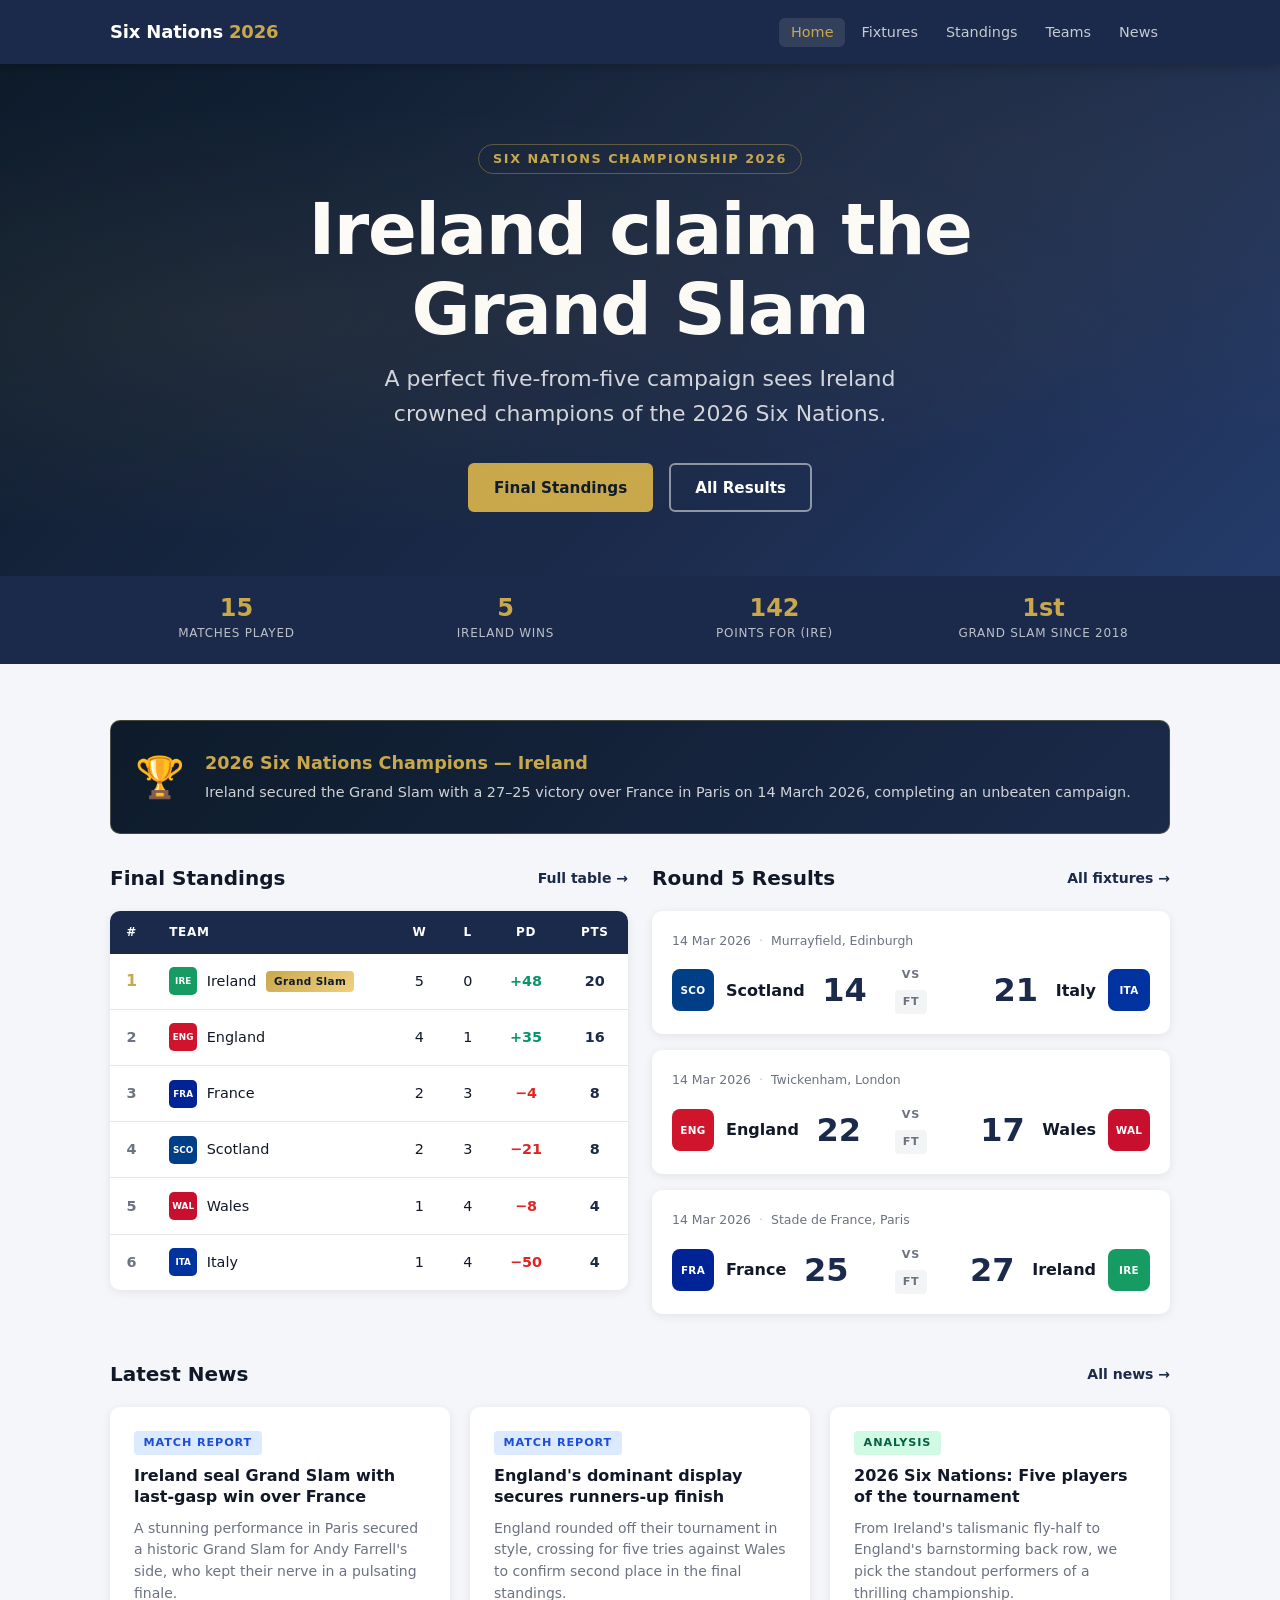
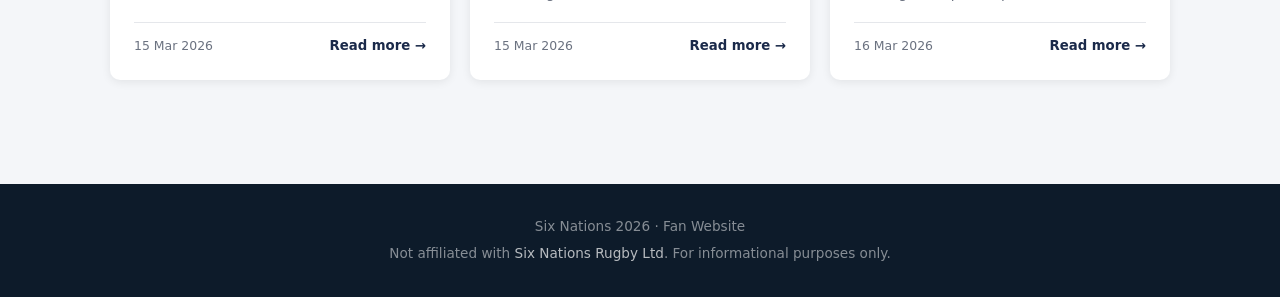
<file: index.html>
<!doctype html>
<html lang="en">
<head>
  <meta charset="utf-8" />
  <meta name="viewport" content="width=device-width, initial-scale=1" />
  <title>Six Nations 2026</title>
  <link rel="stylesheet" href="/assets/css/styles.css">
  <script defer src="/assets/js/main.js"></script>
</head>
<body>

  <!-- Header -->
  <header class="site-header">
    <nav class="nav container">
      <a href="/" class="nav__logo">Six Nations <span>2026</span></a>
      <button class="nav__toggle" id="navToggle" aria-label="Open menu">☰</button>
      <ul class="nav__links" id="navLinks">
        <li><a href="/" class="nav__link active">Home</a></li>
        <li><a href="/fixtures/" class="nav__link">Fixtures</a></li>
        <li><a href="/standings/" class="nav__link">Standings</a></li>
        <li><a href="/teams/" class="nav__link">Teams</a></li>
        <li><a href="/news/" class="nav__link">News</a></li>
      </ul>
    </nav>
  </header>

  <!-- Hero -->
  <section class="hero">
    <div class="container">
      <span class="hero__eyebrow">Six Nations Championship 2026</span>
      <h1 class="hero__title">Ireland claim the<br>Grand Slam</h1>
      <p class="hero__subtitle">A perfect five-from-five campaign sees Ireland crowned champions of the 2026 Six Nations.</p>
      <div class="hero__cta">
        <a href="/standings/" class="btn btn--primary">Final Standings</a>
        <a href="/fixtures/" class="btn btn--outline">All Results</a>
      </div>
    </div>
  </section>

  <!-- Quick Stats -->
  <div class="stats-bar">
    <div class="container stats-bar__inner">
      <div class="stat-item">
        <div class="stat-item__value">15</div>
        <div class="stat-item__label">Matches Played</div>
      </div>
      <div class="stat-item">
        <div class="stat-item__value">5</div>
        <div class="stat-item__label">Ireland Wins</div>
      </div>
      <div class="stat-item">
        <div class="stat-item__value">142</div>
        <div class="stat-item__label">Points For (IRE)</div>
      </div>
      <div class="stat-item">
        <div class="stat-item__value">1st</div>
        <div class="stat-item__label">Grand Slam Since 2018</div>
      </div>
    </div>
  </div>

  <!-- Main Content -->
  <main class="section">
    <div class="container">

      <!-- Champion Banner -->
      <div class="champion-banner">
        <div class="champion-banner__icon">🏆</div>
        <div>
          <div class="champion-banner__title">2026 Six Nations Champions — Ireland</div>
          <div class="champion-banner__text">Ireland secured the Grand Slam with a 27–25 victory over France in Paris on 14 March 2026, completing an unbeaten campaign.</div>
        </div>
      </div>

      <div class="home-grid">

        <!-- Standings Preview -->
        <div>
          <div class="section-heading-row">
            <h2>Final Standings</h2>
            <a href="/standings/" class="view-all">Full table →</a>
          </div>
          <div class="standings-table-wrap">
            <table class="standings-table">
              <thead>
                <tr>
                  <th>#</th>
                  <th>Team</th>
                  <th>W</th>
                  <th>L</th>
                  <th class="hide-mobile">PD</th>
                  <th>Pts</th>
                </tr>
              </thead>
              <tbody>
                <tr>
                  <td class="pos pos--1">1</td>
                  <td>
                    <div class="team-row">
                      <div class="team-badge-sm badge--ireland">IRE</div>
                      Ireland
                      <span class="champion-badge">Grand Slam</span>
                    </div>
                  </td>
                  <td>5</td><td>0</td>
                  <td class="pd--pos hide-mobile">+48</td>
                  <td class="pts">20</td>
                </tr>
                <tr>
                  <td class="pos">2</td>
                  <td><div class="team-row"><div class="team-badge-sm badge--england">ENG</div>England</div></td>
                  <td>4</td><td>1</td>
                  <td class="pd--pos hide-mobile">+35</td>
                  <td class="pts">16</td>
                </tr>
                <tr>
                  <td class="pos">3</td>
                  <td><div class="team-row"><div class="team-badge-sm badge--france">FRA</div>France</div></td>
                  <td>2</td><td>3</td>
                  <td class="pd--neg hide-mobile">−4</td>
                  <td class="pts">8</td>
                </tr>
                <tr>
                  <td class="pos">4</td>
                  <td><div class="team-row"><div class="team-badge-sm badge--scotland">SCO</div>Scotland</div></td>
                  <td>2</td><td>3</td>
                  <td class="pd--neg hide-mobile">−21</td>
                  <td class="pts">8</td>
                </tr>
                <tr>
                  <td class="pos">5</td>
                  <td><div class="team-row"><div class="team-badge-sm badge--wales">WAL</div>Wales</div></td>
                  <td>1</td><td>4</td>
                  <td class="pd--neg hide-mobile">−8</td>
                  <td class="pts">4</td>
                </tr>
                <tr>
                  <td class="pos">6</td>
                  <td><div class="team-row"><div class="team-badge-sm badge--italy">ITA</div>Italy</div></td>
                  <td>1</td><td>4</td>
                  <td class="pd--neg hide-mobile">−50</td>
                  <td class="pts">4</td>
                </tr>
              </tbody>
            </table>
          </div>
        </div>

        <!-- Latest Results -->
        <div>
          <div class="section-heading-row">
            <h2>Round 5 Results</h2>
            <a href="/fixtures/" class="view-all">All fixtures →</a>
          </div>
          <div class="fixtures-list">

            <div class="match-card">
              <div class="match-card__meta">
                14 Mar 2026 <span class="match-card__meta-dot">·</span> Murrayfield, Edinburgh
              </div>
              <div class="match-teams">
                <div class="team-col">
                  <div class="team-badge badge--scotland">SCO</div>
                  <span class="team-name-text">Scotland</span>
                  <span class="team-score">14</span>
                </div>
                <div class="match-separator">
                  <span class="match-separator__vs">vs</span>
                  <span class="match-status status--ft">FT</span>
                </div>
                <div class="team-col team-col--away">
                  <div class="team-badge badge--italy">ITA</div>
                  <span class="team-name-text">Italy</span>
                  <span class="team-score">21</span>
                </div>
              </div>
            </div>

            <div class="match-card">
              <div class="match-card__meta">
                14 Mar 2026 <span class="match-card__meta-dot">·</span> Twickenham, London
              </div>
              <div class="match-teams">
                <div class="team-col">
                  <div class="team-badge badge--england">ENG</div>
                  <span class="team-name-text">England</span>
                  <span class="team-score">22</span>
                </div>
                <div class="match-separator">
                  <span class="match-separator__vs">vs</span>
                  <span class="match-status status--ft">FT</span>
                </div>
                <div class="team-col team-col--away">
                  <div class="team-badge badge--wales">WAL</div>
                  <span class="team-name-text">Wales</span>
                  <span class="team-score">17</span>
                </div>
              </div>
            </div>

            <div class="match-card">
              <div class="match-card__meta">
                14 Mar 2026 <span class="match-card__meta-dot">·</span> Stade de France, Paris
              </div>
              <div class="match-teams">
                <div class="team-col">
                  <div class="team-badge badge--france">FRA</div>
                  <span class="team-name-text">France</span>
                  <span class="team-score">25</span>
                </div>
                <div class="match-separator">
                  <span class="match-separator__vs">vs</span>
                  <span class="match-status status--ft">FT</span>
                </div>
                <div class="team-col team-col--away">
                  <div class="team-badge badge--ireland">IRE</div>
                  <span class="team-name-text">Ireland</span>
                  <span class="team-score">27</span>
                </div>
              </div>
            </div>

          </div>
        </div>

      </div><!-- /.home-grid -->

      <!-- News Preview -->
      <div style="margin-top: 3rem;">
        <div class="section-heading-row">
          <h2>Latest News</h2>
          <a href="/news/" class="view-all">All news →</a>
        </div>
        <div class="news-grid">

          <article class="news-card">
            <span class="news-card__tag tag--report">Match Report</span>
            <h3 class="news-card__title">Ireland seal Grand Slam with last-gasp win over France</h3>
            <p class="news-card__excerpt">A stunning performance in Paris secured a historic Grand Slam for Andy Farrell's side, who kept their nerve in a pulsating finale.</p>
            <div class="news-card__footer">
              <span class="news-card__date">15 Mar 2026</span>
              <a href="/news/" class="news-card__link">Read more →</a>
            </div>
          </article>

          <article class="news-card">
            <span class="news-card__tag tag--report">Match Report</span>
            <h3 class="news-card__title">England's dominant display secures runners-up finish</h3>
            <p class="news-card__excerpt">England rounded off their tournament in style, crossing for five tries against Wales to confirm second place in the final standings.</p>
            <div class="news-card__footer">
              <span class="news-card__date">15 Mar 2026</span>
              <a href="/news/" class="news-card__link">Read more →</a>
            </div>
          </article>

          <article class="news-card">
            <span class="news-card__tag tag--analysis">Analysis</span>
            <h3 class="news-card__title">2026 Six Nations: Five players of the tournament</h3>
            <p class="news-card__excerpt">From Ireland's talismanic fly-half to England's barnstorming back row, we pick the standout performers of a thrilling championship.</p>
            <div class="news-card__footer">
              <span class="news-card__date">16 Mar 2026</span>
              <a href="/news/" class="news-card__link">Read more →</a>
            </div>
          </article>

        </div>
      </div>

    </div>
  </main>

  <!-- Footer -->
  <footer class="site-footer">
    <div class="container">
      <p>Six Nations 2026 · Fan Website</p>
      <p>Not affiliated with <a href="#">Six Nations Rugby Ltd</a>. For informational purposes only.</p>
    </div>
  </footer>

</body>
</html>
</file>
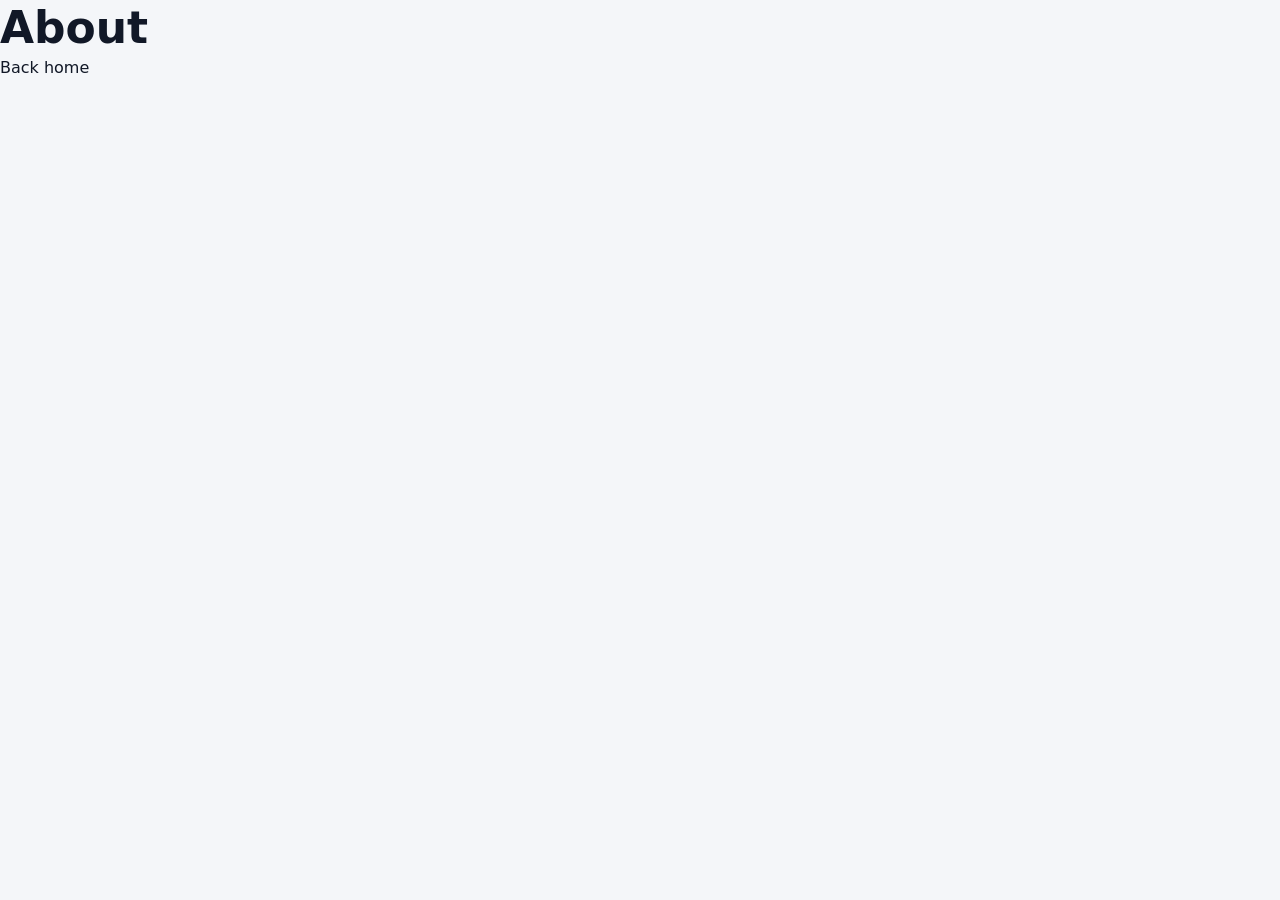
<file: about/index.html>
<!doctype html>
<html>
  <head>
    <meta charset="utf-8" />
    <meta name="viewport" content="width=device-width, initial-scale=1" />
    <title>About</title>
    <link rel="stylesheet" href="/assets/css/styles.css">
  </head>
  <body>
    <h1>About</h1>
    <p><a href="/">Back home</a></p>
  </body>
</html>
</file>
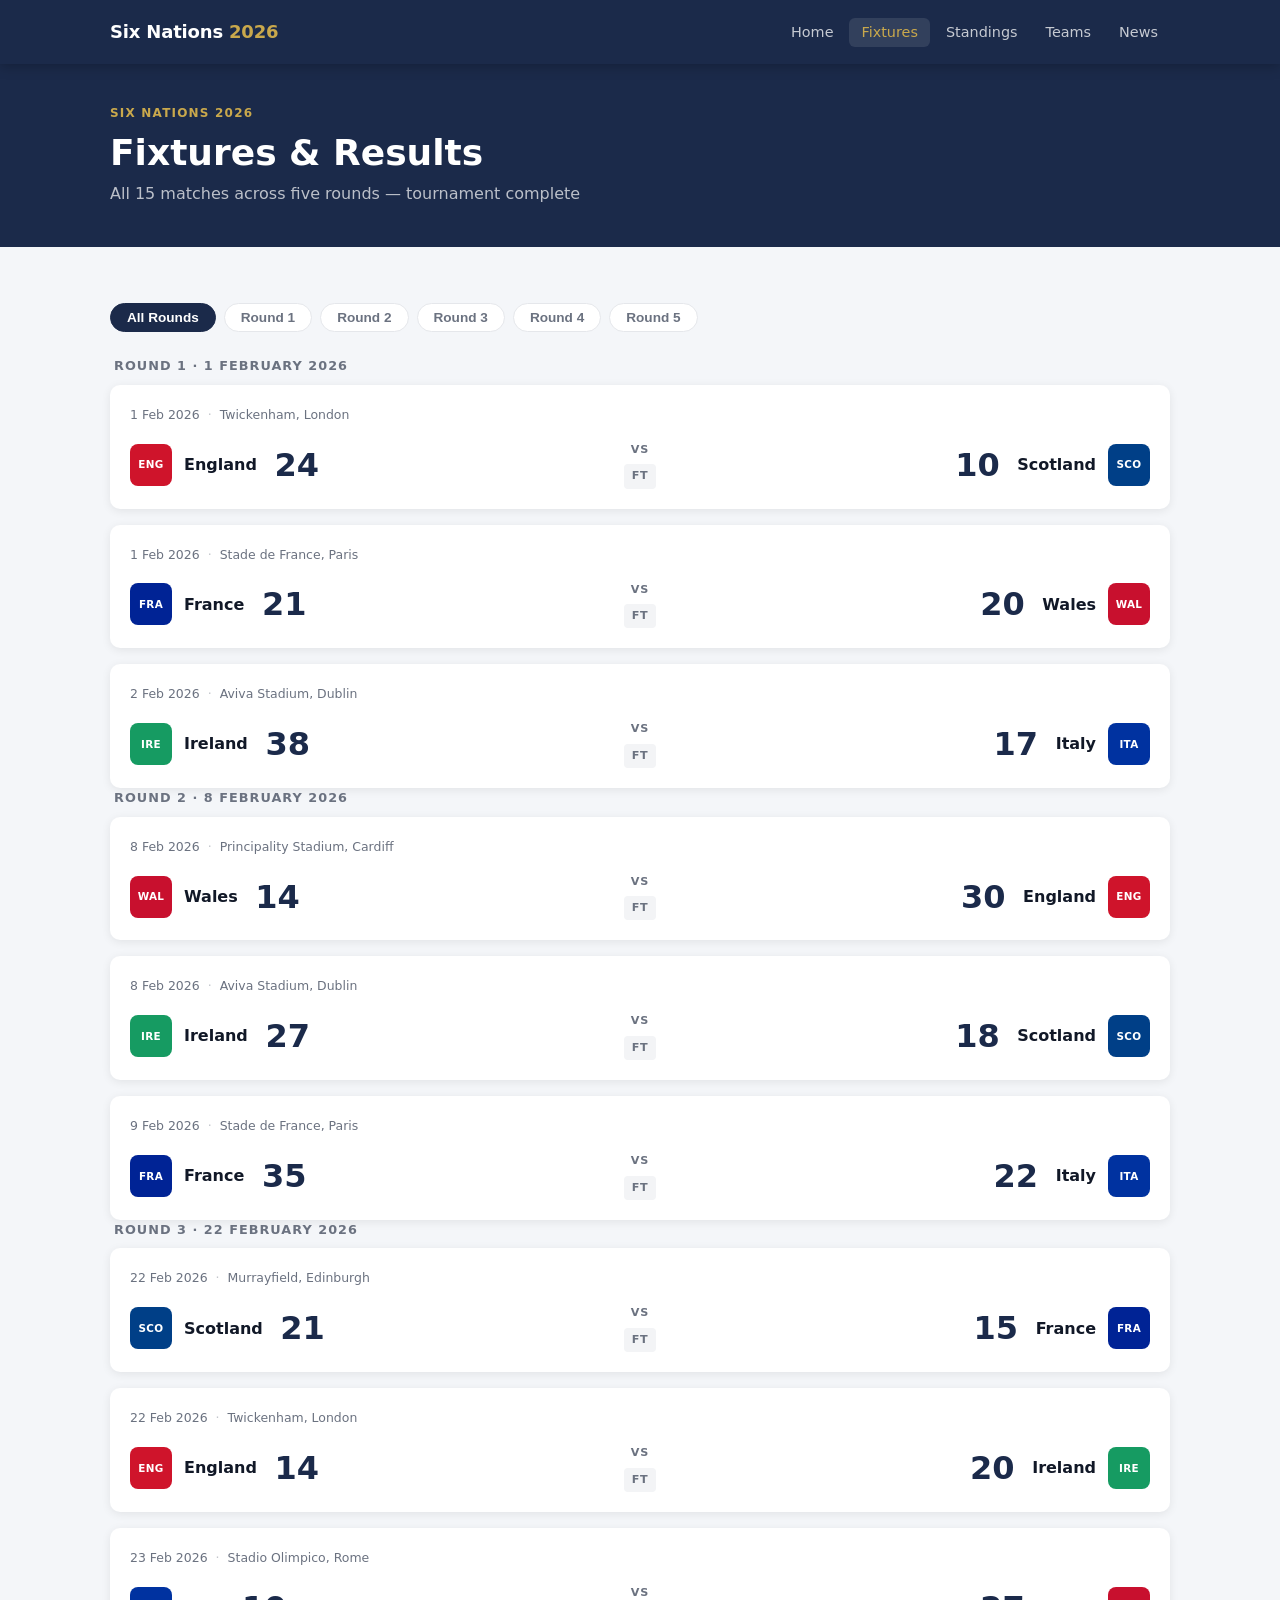
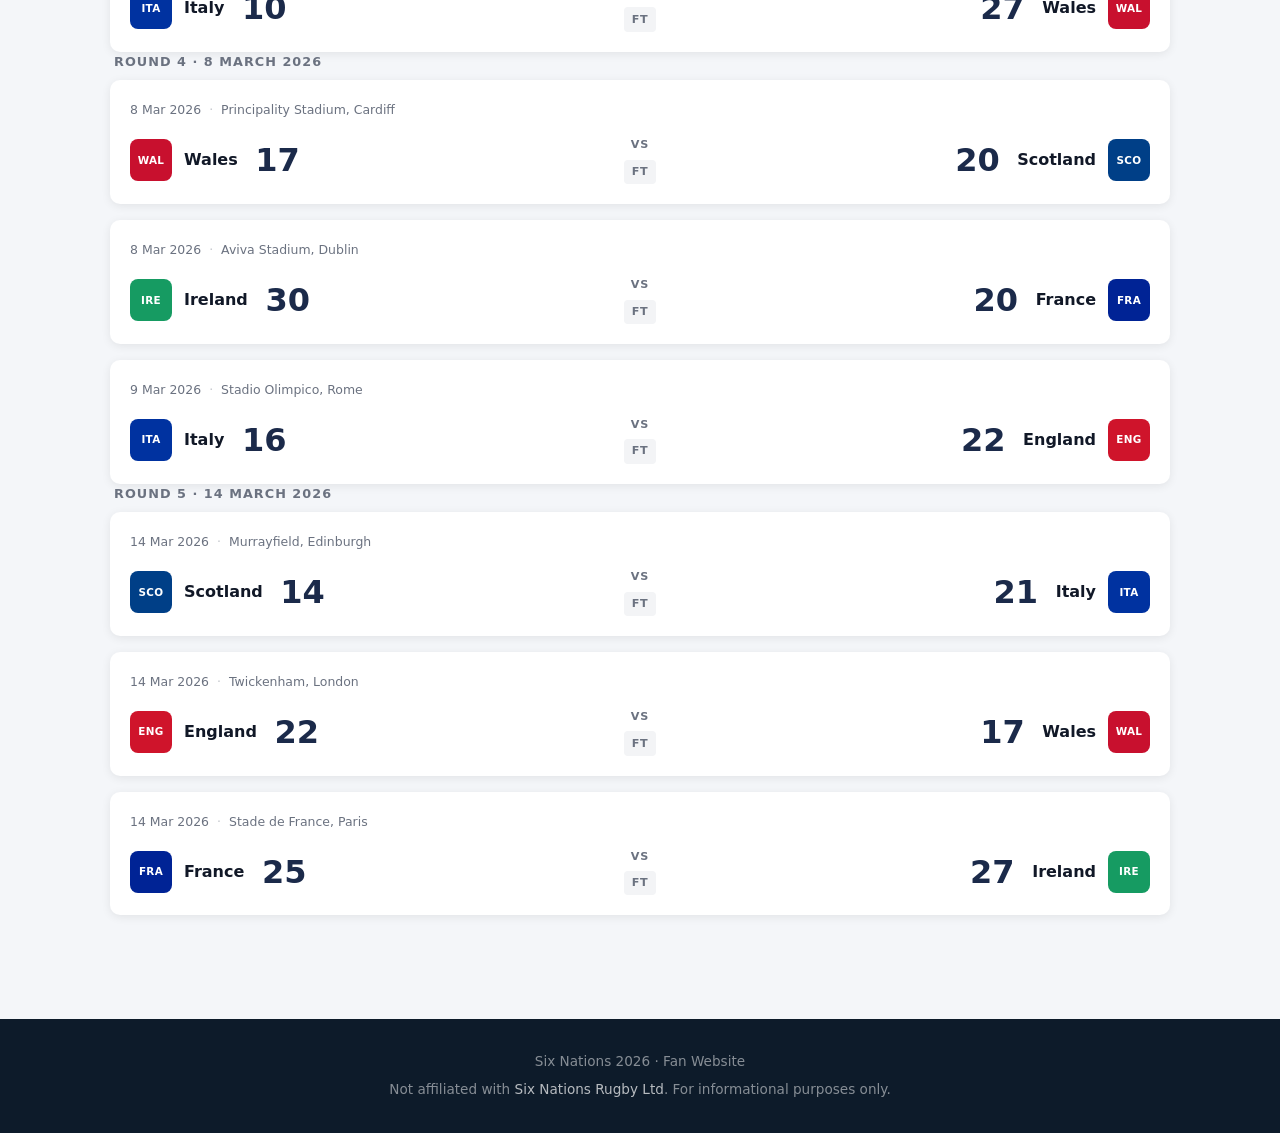
<file: fixtures/index.html>
<!doctype html>
<html lang="en">
<head>
  <meta charset="utf-8" />
  <meta name="viewport" content="width=device-width, initial-scale=1" />
  <title>Fixtures & Results — Six Nations 2026</title>
  <link rel="stylesheet" href="/assets/css/styles.css">
  <script defer src="/assets/js/main.js"></script>
</head>
<body>

  <header class="site-header">
    <nav class="nav container">
      <a href="/" class="nav__logo">Six Nations <span>2026</span></a>
      <button class="nav__toggle" id="navToggle" aria-label="Open menu">☰</button>
      <ul class="nav__links" id="navLinks">
        <li><a href="/" class="nav__link">Home</a></li>
        <li><a href="/fixtures/" class="nav__link active">Fixtures</a></li>
        <li><a href="/standings/" class="nav__link">Standings</a></li>
        <li><a href="/teams/" class="nav__link">Teams</a></li>
        <li><a href="/news/" class="nav__link">News</a></li>
      </ul>
    </nav>
  </header>

  <div class="page-header">
    <div class="container">
      <div class="page-header__eyebrow">Six Nations 2026</div>
      <h1 class="page-header__title">Fixtures &amp; Results</h1>
      <p class="page-header__subtitle">All 15 matches across five rounds — tournament complete</p>
    </div>
  </div>

  <main class="section">
    <div class="container">

      <!-- Filter tabs -->
      <div class="filter-tabs">
        <button class="filter-tab active" data-filter="all">All Rounds</button>
        <button class="filter-tab" data-filter="1">Round 1</button>
        <button class="filter-tab" data-filter="2">Round 2</button>
        <button class="filter-tab" data-filter="3">Round 3</button>
        <button class="filter-tab" data-filter="4">Round 4</button>
        <button class="filter-tab" data-filter="5">Round 5</button>
      </div>

      <!-- Round 1 -->
      <div class="round-section" data-round="1">
        <p class="round-header">Round 1 · 1 February 2026</p>
        <div class="fixtures-list">

          <div class="match-card">
            <div class="match-card__meta">1 Feb 2026 <span class="match-card__meta-dot">·</span> Twickenham, London</div>
            <div class="match-teams">
              <div class="team-col">
                <div class="team-badge badge--england">ENG</div>
                <span class="team-name-text">England</span>
                <span class="team-score">24</span>
              </div>
              <div class="match-separator">
                <span class="match-separator__vs">vs</span>
                <span class="match-status status--ft">FT</span>
              </div>
              <div class="team-col team-col--away">
                <div class="team-badge badge--scotland">SCO</div>
                <span class="team-name-text">Scotland</span>
                <span class="team-score">10</span>
              </div>
            </div>
          </div>

          <div class="match-card">
            <div class="match-card__meta">1 Feb 2026 <span class="match-card__meta-dot">·</span> Stade de France, Paris</div>
            <div class="match-teams">
              <div class="team-col">
                <div class="team-badge badge--france">FRA</div>
                <span class="team-name-text">France</span>
                <span class="team-score">21</span>
              </div>
              <div class="match-separator">
                <span class="match-separator__vs">vs</span>
                <span class="match-status status--ft">FT</span>
              </div>
              <div class="team-col team-col--away">
                <div class="team-badge badge--wales">WAL</div>
                <span class="team-name-text">Wales</span>
                <span class="team-score">20</span>
              </div>
            </div>
          </div>

          <div class="match-card">
            <div class="match-card__meta">2 Feb 2026 <span class="match-card__meta-dot">·</span> Aviva Stadium, Dublin</div>
            <div class="match-teams">
              <div class="team-col">
                <div class="team-badge badge--ireland">IRE</div>
                <span class="team-name-text">Ireland</span>
                <span class="team-score">38</span>
              </div>
              <div class="match-separator">
                <span class="match-separator__vs">vs</span>
                <span class="match-status status--ft">FT</span>
              </div>
              <div class="team-col team-col--away">
                <div class="team-badge badge--italy">ITA</div>
                <span class="team-name-text">Italy</span>
                <span class="team-score">17</span>
              </div>
            </div>
          </div>

        </div>
      </div>

      <!-- Round 2 -->
      <div class="round-section" data-round="2">
        <p class="round-header">Round 2 · 8 February 2026</p>
        <div class="fixtures-list">

          <div class="match-card">
            <div class="match-card__meta">8 Feb 2026 <span class="match-card__meta-dot">·</span> Principality Stadium, Cardiff</div>
            <div class="match-teams">
              <div class="team-col">
                <div class="team-badge badge--wales">WAL</div>
                <span class="team-name-text">Wales</span>
                <span class="team-score">14</span>
              </div>
              <div class="match-separator">
                <span class="match-separator__vs">vs</span>
                <span class="match-status status--ft">FT</span>
              </div>
              <div class="team-col team-col--away">
                <div class="team-badge badge--england">ENG</div>
                <span class="team-name-text">England</span>
                <span class="team-score">30</span>
              </div>
            </div>
          </div>

          <div class="match-card">
            <div class="match-card__meta">8 Feb 2026 <span class="match-card__meta-dot">·</span> Aviva Stadium, Dublin</div>
            <div class="match-teams">
              <div class="team-col">
                <div class="team-badge badge--ireland">IRE</div>
                <span class="team-name-text">Ireland</span>
                <span class="team-score">27</span>
              </div>
              <div class="match-separator">
                <span class="match-separator__vs">vs</span>
                <span class="match-status status--ft">FT</span>
              </div>
              <div class="team-col team-col--away">
                <div class="team-badge badge--scotland">SCO</div>
                <span class="team-name-text">Scotland</span>
                <span class="team-score">18</span>
              </div>
            </div>
          </div>

          <div class="match-card">
            <div class="match-card__meta">9 Feb 2026 <span class="match-card__meta-dot">·</span> Stade de France, Paris</div>
            <div class="match-teams">
              <div class="team-col">
                <div class="team-badge badge--france">FRA</div>
                <span class="team-name-text">France</span>
                <span class="team-score">35</span>
              </div>
              <div class="match-separator">
                <span class="match-separator__vs">vs</span>
                <span class="match-status status--ft">FT</span>
              </div>
              <div class="team-col team-col--away">
                <div class="team-badge badge--italy">ITA</div>
                <span class="team-name-text">Italy</span>
                <span class="team-score">22</span>
              </div>
            </div>
          </div>

        </div>
      </div>

      <!-- Round 3 -->
      <div class="round-section" data-round="3">
        <p class="round-header">Round 3 · 22 February 2026</p>
        <div class="fixtures-list">

          <div class="match-card">
            <div class="match-card__meta">22 Feb 2026 <span class="match-card__meta-dot">·</span> Murrayfield, Edinburgh</div>
            <div class="match-teams">
              <div class="team-col">
                <div class="team-badge badge--scotland">SCO</div>
                <span class="team-name-text">Scotland</span>
                <span class="team-score">21</span>
              </div>
              <div class="match-separator">
                <span class="match-separator__vs">vs</span>
                <span class="match-status status--ft">FT</span>
              </div>
              <div class="team-col team-col--away">
                <div class="team-badge badge--france">FRA</div>
                <span class="team-name-text">France</span>
                <span class="team-score">15</span>
              </div>
            </div>
          </div>

          <div class="match-card">
            <div class="match-card__meta">22 Feb 2026 <span class="match-card__meta-dot">·</span> Twickenham, London</div>
            <div class="match-teams">
              <div class="team-col">
                <div class="team-badge badge--england">ENG</div>
                <span class="team-name-text">England</span>
                <span class="team-score">14</span>
              </div>
              <div class="match-separator">
                <span class="match-separator__vs">vs</span>
                <span class="match-status status--ft">FT</span>
              </div>
              <div class="team-col team-col--away">
                <div class="team-badge badge--ireland">IRE</div>
                <span class="team-name-text">Ireland</span>
                <span class="team-score">20</span>
              </div>
            </div>
          </div>

          <div class="match-card">
            <div class="match-card__meta">23 Feb 2026 <span class="match-card__meta-dot">·</span> Stadio Olimpico, Rome</div>
            <div class="match-teams">
              <div class="team-col">
                <div class="team-badge badge--italy">ITA</div>
                <span class="team-name-text">Italy</span>
                <span class="team-score">10</span>
              </div>
              <div class="match-separator">
                <span class="match-separator__vs">vs</span>
                <span class="match-status status--ft">FT</span>
              </div>
              <div class="team-col team-col--away">
                <div class="team-badge badge--wales">WAL</div>
                <span class="team-name-text">Wales</span>
                <span class="team-score">27</span>
              </div>
            </div>
          </div>

        </div>
      </div>

      <!-- Round 4 -->
      <div class="round-section" data-round="4">
        <p class="round-header">Round 4 · 8 March 2026</p>
        <div class="fixtures-list">

          <div class="match-card">
            <div class="match-card__meta">8 Mar 2026 <span class="match-card__meta-dot">·</span> Principality Stadium, Cardiff</div>
            <div class="match-teams">
              <div class="team-col">
                <div class="team-badge badge--wales">WAL</div>
                <span class="team-name-text">Wales</span>
                <span class="team-score">17</span>
              </div>
              <div class="match-separator">
                <span class="match-separator__vs">vs</span>
                <span class="match-status status--ft">FT</span>
              </div>
              <div class="team-col team-col--away">
                <div class="team-badge badge--scotland">SCO</div>
                <span class="team-name-text">Scotland</span>
                <span class="team-score">20</span>
              </div>
            </div>
          </div>

          <div class="match-card">
            <div class="match-card__meta">8 Mar 2026 <span class="match-card__meta-dot">·</span> Aviva Stadium, Dublin</div>
            <div class="match-teams">
              <div class="team-col">
                <div class="team-badge badge--ireland">IRE</div>
                <span class="team-name-text">Ireland</span>
                <span class="team-score">30</span>
              </div>
              <div class="match-separator">
                <span class="match-separator__vs">vs</span>
                <span class="match-status status--ft">FT</span>
              </div>
              <div class="team-col team-col--away">
                <div class="team-badge badge--france">FRA</div>
                <span class="team-name-text">France</span>
                <span class="team-score">20</span>
              </div>
            </div>
          </div>

          <div class="match-card">
            <div class="match-card__meta">9 Mar 2026 <span class="match-card__meta-dot">·</span> Stadio Olimpico, Rome</div>
            <div class="match-teams">
              <div class="team-col">
                <div class="team-badge badge--italy">ITA</div>
                <span class="team-name-text">Italy</span>
                <span class="team-score">16</span>
              </div>
              <div class="match-separator">
                <span class="match-separator__vs">vs</span>
                <span class="match-status status--ft">FT</span>
              </div>
              <div class="team-col team-col--away">
                <div class="team-badge badge--england">ENG</div>
                <span class="team-name-text">England</span>
                <span class="team-score">22</span>
              </div>
            </div>
          </div>

        </div>
      </div>

      <!-- Round 5 -->
      <div class="round-section" data-round="5">
        <p class="round-header">Round 5 · 14 March 2026</p>
        <div class="fixtures-list">

          <div class="match-card">
            <div class="match-card__meta">14 Mar 2026 <span class="match-card__meta-dot">·</span> Murrayfield, Edinburgh</div>
            <div class="match-teams">
              <div class="team-col">
                <div class="team-badge badge--scotland">SCO</div>
                <span class="team-name-text">Scotland</span>
                <span class="team-score">14</span>
              </div>
              <div class="match-separator">
                <span class="match-separator__vs">vs</span>
                <span class="match-status status--ft">FT</span>
              </div>
              <div class="team-col team-col--away">
                <div class="team-badge badge--italy">ITA</div>
                <span class="team-name-text">Italy</span>
                <span class="team-score">21</span>
              </div>
            </div>
          </div>

          <div class="match-card">
            <div class="match-card__meta">14 Mar 2026 <span class="match-card__meta-dot">·</span> Twickenham, London</div>
            <div class="match-teams">
              <div class="team-col">
                <div class="team-badge badge--england">ENG</div>
                <span class="team-name-text">England</span>
                <span class="team-score">22</span>
              </div>
              <div class="match-separator">
                <span class="match-separator__vs">vs</span>
                <span class="match-status status--ft">FT</span>
              </div>
              <div class="team-col team-col--away">
                <div class="team-badge badge--wales">WAL</div>
                <span class="team-name-text">Wales</span>
                <span class="team-score">17</span>
              </div>
            </div>
          </div>

          <div class="match-card">
            <div class="match-card__meta">14 Mar 2026 <span class="match-card__meta-dot">·</span> Stade de France, Paris</div>
            <div class="match-teams">
              <div class="team-col">
                <div class="team-badge badge--france">FRA</div>
                <span class="team-name-text">France</span>
                <span class="team-score">25</span>
              </div>
              <div class="match-separator">
                <span class="match-separator__vs">vs</span>
                <span class="match-status status--ft">FT</span>
              </div>
              <div class="team-col team-col--away">
                <div class="team-badge badge--ireland">IRE</div>
                <span class="team-name-text">Ireland</span>
                <span class="team-score">27</span>
              </div>
            </div>
          </div>

        </div>
      </div>

    </div>
  </main>

  <footer class="site-footer">
    <div class="container">
      <p>Six Nations 2026 · Fan Website</p>
      <p>Not affiliated with <a href="#">Six Nations Rugby Ltd</a>. For informational purposes only.</p>
    </div>
  </footer>

</body>
</html>
</file>
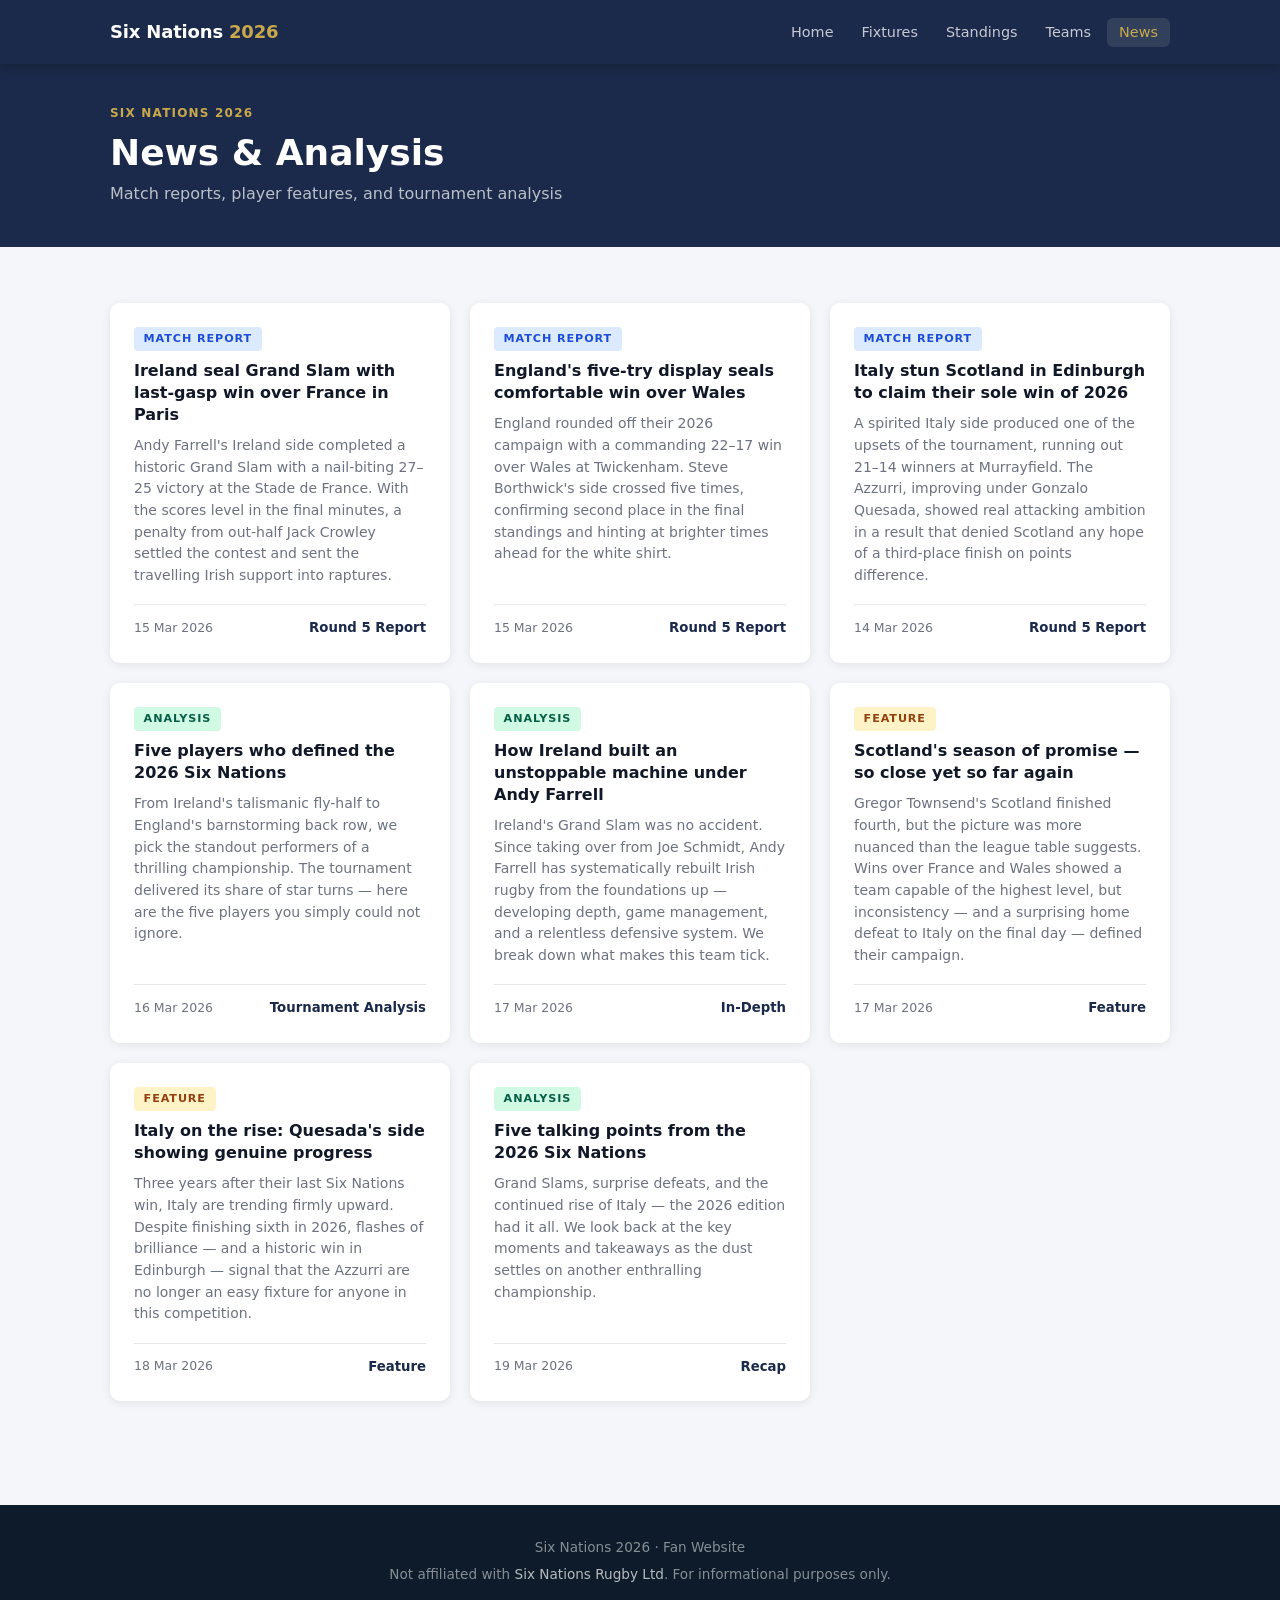
<file: news/index.html>
<!doctype html>
<html lang="en">
<head>
  <meta charset="utf-8" />
  <meta name="viewport" content="width=device-width, initial-scale=1" />
  <title>News — Six Nations 2026</title>
  <link rel="stylesheet" href="/assets/css/styles.css">
  <script defer src="/assets/js/main.js"></script>
</head>
<body>

  <header class="site-header">
    <nav class="nav container">
      <a href="/" class="nav__logo">Six Nations <span>2026</span></a>
      <button class="nav__toggle" id="navToggle" aria-label="Open menu">☰</button>
      <ul class="nav__links" id="navLinks">
        <li><a href="/" class="nav__link">Home</a></li>
        <li><a href="/fixtures/" class="nav__link">Fixtures</a></li>
        <li><a href="/standings/" class="nav__link">Standings</a></li>
        <li><a href="/teams/" class="nav__link">Teams</a></li>
        <li><a href="/news/" class="nav__link active">News</a></li>
      </ul>
    </nav>
  </header>

  <div class="page-header">
    <div class="container">
      <div class="page-header__eyebrow">Six Nations 2026</div>
      <h1 class="page-header__title">News &amp; Analysis</h1>
      <p class="page-header__subtitle">Match reports, player features, and tournament analysis</p>
    </div>
  </div>

  <main class="section">
    <div class="container">

      <div class="news-grid">

        <article class="news-card">
          <span class="news-card__tag tag--report">Match Report</span>
          <h3 class="news-card__title">Ireland seal Grand Slam with last-gasp win over France in Paris</h3>
          <p class="news-card__excerpt">
            Andy Farrell's Ireland side completed a historic Grand Slam with a nail-biting 27–25 victory at the Stade de France. With the scores level in the final minutes, a penalty from out-half Jack Crowley settled the contest and sent the travelling Irish support into raptures.
          </p>
          <div class="news-card__footer">
            <span class="news-card__date">15 Mar 2026</span>
            <span class="news-card__link">Round 5 Report</span>
          </div>
        </article>

        <article class="news-card">
          <span class="news-card__tag tag--report">Match Report</span>
          <h3 class="news-card__title">England's five-try display seals comfortable win over Wales</h3>
          <p class="news-card__excerpt">
            England rounded off their 2026 campaign with a commanding 22–17 win over Wales at Twickenham. Steve Borthwick's side crossed five times, confirming second place in the final standings and hinting at brighter times ahead for the white shirt.
          </p>
          <div class="news-card__footer">
            <span class="news-card__date">15 Mar 2026</span>
            <span class="news-card__link">Round 5 Report</span>
          </div>
        </article>

        <article class="news-card">
          <span class="news-card__tag tag--report">Match Report</span>
          <h3 class="news-card__title">Italy stun Scotland in Edinburgh to claim their sole win of 2026</h3>
          <p class="news-card__excerpt">
            A spirited Italy side produced one of the upsets of the tournament, running out 21–14 winners at Murrayfield. The Azzurri, improving under Gonzalo Quesada, showed real attacking ambition in a result that denied Scotland any hope of a third-place finish on points difference.
          </p>
          <div class="news-card__footer">
            <span class="news-card__date">14 Mar 2026</span>
            <span class="news-card__link">Round 5 Report</span>
          </div>
        </article>

        <article class="news-card">
          <span class="news-card__tag tag--analysis">Analysis</span>
          <h3 class="news-card__title">Five players who defined the 2026 Six Nations</h3>
          <p class="news-card__excerpt">
            From Ireland's talismanic fly-half to England's barnstorming back row, we pick the standout performers of a thrilling championship. The tournament delivered its share of star turns — here are the five players you simply could not ignore.
          </p>
          <div class="news-card__footer">
            <span class="news-card__date">16 Mar 2026</span>
            <span class="news-card__link">Tournament Analysis</span>
          </div>
        </article>

        <article class="news-card">
          <span class="news-card__tag tag--analysis">Analysis</span>
          <h3 class="news-card__title">How Ireland built an unstoppable machine under Andy Farrell</h3>
          <p class="news-card__excerpt">
            Ireland's Grand Slam was no accident. Since taking over from Joe Schmidt, Andy Farrell has systematically rebuilt Irish rugby from the foundations up — developing depth, game management, and a relentless defensive system. We break down what makes this team tick.
          </p>
          <div class="news-card__footer">
            <span class="news-card__date">17 Mar 2026</span>
            <span class="news-card__link">In-Depth</span>
          </div>
        </article>

        <article class="news-card">
          <span class="news-card__tag tag--feature">Feature</span>
          <h3 class="news-card__title">Scotland's season of promise — so close yet so far again</h3>
          <p class="news-card__excerpt">
            Gregor Townsend's Scotland finished fourth, but the picture was more nuanced than the league table suggests. Wins over France and Wales showed a team capable of the highest level, but inconsistency — and a surprising home defeat to Italy on the final day — defined their campaign.
          </p>
          <div class="news-card__footer">
            <span class="news-card__date">17 Mar 2026</span>
            <span class="news-card__link">Feature</span>
          </div>
        </article>

        <article class="news-card">
          <span class="news-card__tag tag--feature">Feature</span>
          <h3 class="news-card__title">Italy on the rise: Quesada's side showing genuine progress</h3>
          <p class="news-card__excerpt">
            Three years after their last Six Nations win, Italy are trending firmly upward. Despite finishing sixth in 2026, flashes of brilliance — and a historic win in Edinburgh — signal that the Azzurri are no longer an easy fixture for anyone in this competition.
          </p>
          <div class="news-card__footer">
            <span class="news-card__date">18 Mar 2026</span>
            <span class="news-card__link">Feature</span>
          </div>
        </article>

        <article class="news-card">
          <span class="news-card__tag tag--analysis">Analysis</span>
          <h3 class="news-card__title">Five talking points from the 2026 Six Nations</h3>
          <p class="news-card__excerpt">
            Grand Slams, surprise defeats, and the continued rise of Italy — the 2026 edition had it all. We look back at the key moments and takeaways as the dust settles on another enthralling championship.
          </p>
          <div class="news-card__footer">
            <span class="news-card__date">19 Mar 2026</span>
            <span class="news-card__link">Recap</span>
          </div>
        </article>

      </div>
    </div>
  </main>

  <footer class="site-footer">
    <div class="container">
      <p>Six Nations 2026 · Fan Website</p>
      <p>Not affiliated with <a href="#">Six Nations Rugby Ltd</a>. For informational purposes only.</p>
    </div>
  </footer>

</body>
</html>
</file>
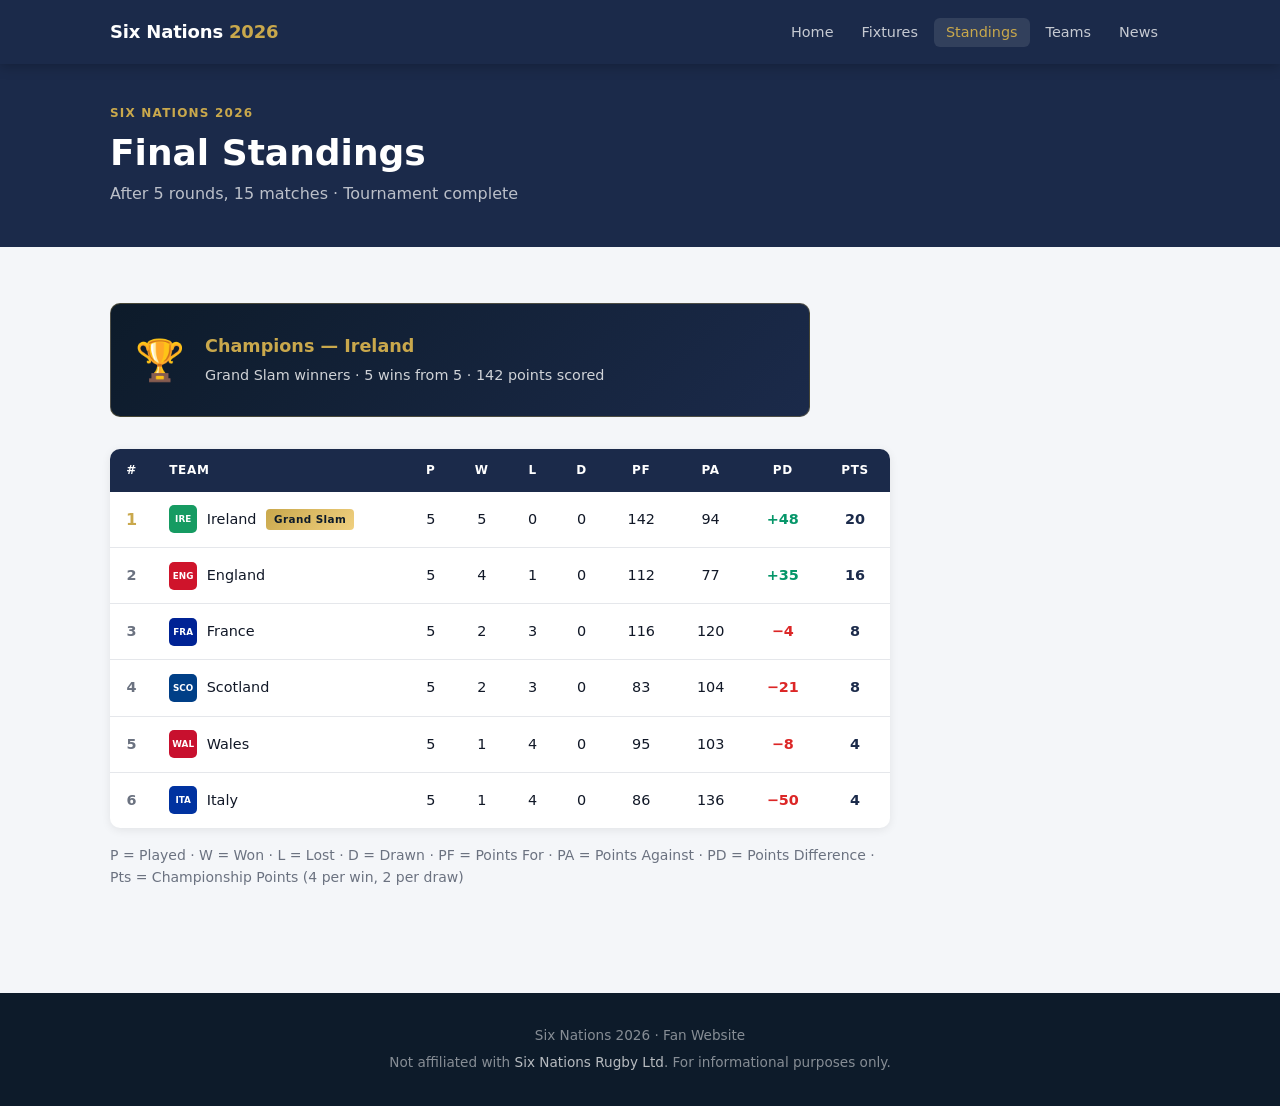
<file: standings/index.html>
<!doctype html>
<html lang="en">
<head>
  <meta charset="utf-8" />
  <meta name="viewport" content="width=device-width, initial-scale=1" />
  <title>Standings — Six Nations 2026</title>
  <link rel="stylesheet" href="/assets/css/styles.css">
  <script defer src="/assets/js/main.js"></script>
</head>
<body>

  <header class="site-header">
    <nav class="nav container">
      <a href="/" class="nav__logo">Six Nations <span>2026</span></a>
      <button class="nav__toggle" id="navToggle" aria-label="Open menu">☰</button>
      <ul class="nav__links" id="navLinks">
        <li><a href="/" class="nav__link">Home</a></li>
        <li><a href="/fixtures/" class="nav__link">Fixtures</a></li>
        <li><a href="/standings/" class="nav__link active">Standings</a></li>
        <li><a href="/teams/" class="nav__link">Teams</a></li>
        <li><a href="/news/" class="nav__link">News</a></li>
      </ul>
    </nav>
  </header>

  <div class="page-header">
    <div class="container">
      <div class="page-header__eyebrow">Six Nations 2026</div>
      <h1 class="page-header__title">Final Standings</h1>
      <p class="page-header__subtitle">After 5 rounds, 15 matches · Tournament complete</p>
    </div>
  </div>

  <main class="section">
    <div class="container">

      <div class="champion-banner" style="max-width: 700px; margin-bottom: 2rem;">
        <div class="champion-banner__icon">🏆</div>
        <div>
          <div class="champion-banner__title">Champions — Ireland</div>
          <div class="champion-banner__text">Grand Slam winners · 5 wins from 5 · 142 points scored</div>
        </div>
      </div>

      <div class="standings-table-wrap" style="max-width: 780px;">
        <table class="standings-table">
          <thead>
            <tr>
              <th>#</th>
              <th>Team</th>
              <th>P</th>
              <th>W</th>
              <th>L</th>
              <th>D</th>
              <th class="hide-mobile">PF</th>
              <th class="hide-mobile">PA</th>
              <th>PD</th>
              <th>Pts</th>
            </tr>
          </thead>
          <tbody>
            <tr>
              <td class="pos pos--1">1</td>
              <td>
                <div class="team-row">
                  <div class="team-badge-sm badge--ireland">IRE</div>
                  Ireland
                  <span class="champion-badge">Grand Slam</span>
                </div>
              </td>
              <td>5</td><td>5</td><td>0</td><td>0</td>
              <td class="hide-mobile">142</td>
              <td class="hide-mobile">94</td>
              <td class="pd--pos">+48</td>
              <td class="pts">20</td>
            </tr>
            <tr>
              <td class="pos">2</td>
              <td><div class="team-row"><div class="team-badge-sm badge--england">ENG</div>England</div></td>
              <td>5</td><td>4</td><td>1</td><td>0</td>
              <td class="hide-mobile">112</td>
              <td class="hide-mobile">77</td>
              <td class="pd--pos">+35</td>
              <td class="pts">16</td>
            </tr>
            <tr>
              <td class="pos">3</td>
              <td><div class="team-row"><div class="team-badge-sm badge--france">FRA</div>France</div></td>
              <td>5</td><td>2</td><td>3</td><td>0</td>
              <td class="hide-mobile">116</td>
              <td class="hide-mobile">120</td>
              <td class="pd--neg">−4</td>
              <td class="pts">8</td>
            </tr>
            <tr>
              <td class="pos">4</td>
              <td><div class="team-row"><div class="team-badge-sm badge--scotland">SCO</div>Scotland</div></td>
              <td>5</td><td>2</td><td>3</td><td>0</td>
              <td class="hide-mobile">83</td>
              <td class="hide-mobile">104</td>
              <td class="pd--neg">−21</td>
              <td class="pts">8</td>
            </tr>
            <tr>
              <td class="pos">5</td>
              <td><div class="team-row"><div class="team-badge-sm badge--wales">WAL</div>Wales</div></td>
              <td>5</td><td>1</td><td>4</td><td>0</td>
              <td class="hide-mobile">95</td>
              <td class="hide-mobile">103</td>
              <td class="pd--neg">−8</td>
              <td class="pts">4</td>
            </tr>
            <tr>
              <td class="pos">6</td>
              <td><div class="team-row"><div class="team-badge-sm badge--italy">ITA</div>Italy</div></td>
              <td>5</td><td>1</td><td>4</td><td>0</td>
              <td class="hide-mobile">86</td>
              <td class="hide-mobile">136</td>
              <td class="pd--neg">−50</td>
              <td class="pts">4</td>
            </tr>
          </tbody>
        </table>
      </div>

      <p class="text-muted" style="margin-top: 1rem; max-width: 780px;">
        P = Played · W = Won · L = Lost · D = Drawn · PF = Points For · PA = Points Against · PD = Points Difference · Pts = Championship Points (4 per win, 2 per draw)
      </p>

    </div>
  </main>

  <footer class="site-footer">
    <div class="container">
      <p>Six Nations 2026 · Fan Website</p>
      <p>Not affiliated with <a href="#">Six Nations Rugby Ltd</a>. For informational purposes only.</p>
    </div>
  </footer>

</body>
</html>
</file>
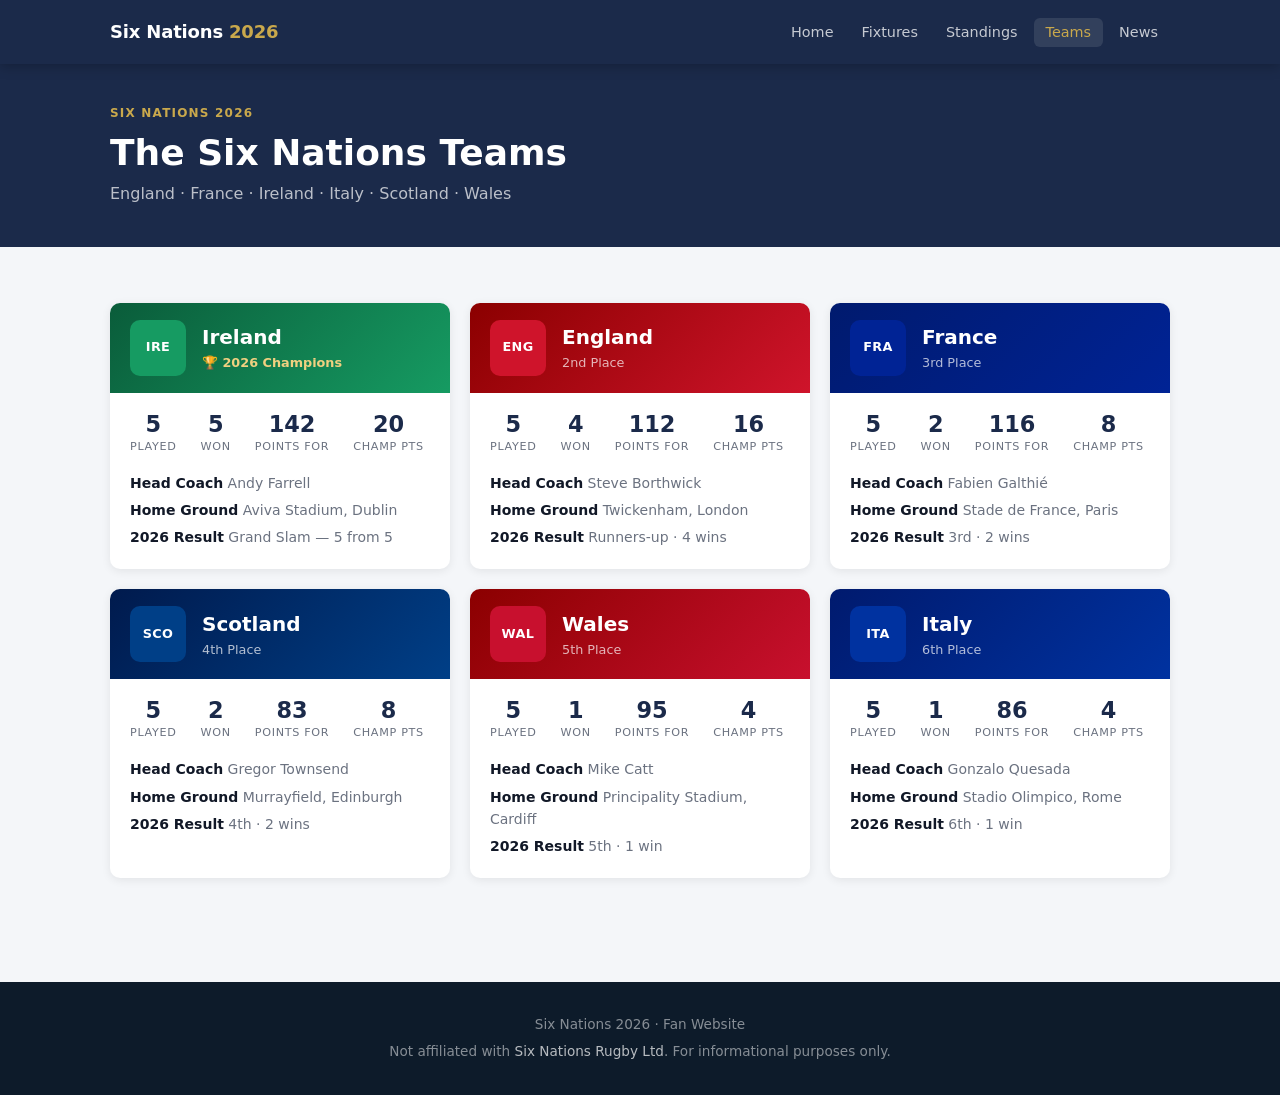
<file: teams/index.html>
<!doctype html>
<html lang="en">
<head>
  <meta charset="utf-8" />
  <meta name="viewport" content="width=device-width, initial-scale=1" />
  <title>Teams — Six Nations 2026</title>
  <link rel="stylesheet" href="/assets/css/styles.css">
  <script defer src="/assets/js/main.js"></script>
</head>
<body>

  <header class="site-header">
    <nav class="nav container">
      <a href="/" class="nav__logo">Six Nations <span>2026</span></a>
      <button class="nav__toggle" id="navToggle" aria-label="Open menu">☰</button>
      <ul class="nav__links" id="navLinks">
        <li><a href="/" class="nav__link">Home</a></li>
        <li><a href="/fixtures/" class="nav__link">Fixtures</a></li>
        <li><a href="/standings/" class="nav__link">Standings</a></li>
        <li><a href="/teams/" class="nav__link active">Teams</a></li>
        <li><a href="/news/" class="nav__link">News</a></li>
      </ul>
    </nav>
  </header>

  <div class="page-header">
    <div class="container">
      <div class="page-header__eyebrow">Six Nations 2026</div>
      <h1 class="page-header__title">The Six Nations Teams</h1>
      <p class="page-header__subtitle">England · France · Ireland · Italy · Scotland · Wales</p>
    </div>
  </div>

  <main class="section">
    <div class="container">
      <div class="teams-grid">

        <!-- Ireland — Champions -->
        <div class="team-card">
          <div class="team-card__header th--ireland">
            <div class="team-card__crest badge--ireland">IRE</div>
            <div>
              <div class="team-card__title">Ireland</div>
              <div class="team-card__rank" style="color: var(--gold-light); font-weight: 700;">🏆 2026 Champions</div>
            </div>
          </div>
          <div class="team-card__body">
            <div class="team-card__stat-row">
              <div class="team-stat"><div class="team-stat__val">5</div><div class="team-stat__key">Played</div></div>
              <div class="team-stat"><div class="team-stat__val">5</div><div class="team-stat__key">Won</div></div>
              <div class="team-stat"><div class="team-stat__val">142</div><div class="team-stat__key">Points For</div></div>
              <div class="team-stat"><div class="team-stat__val">20</div><div class="team-stat__key">Champ Pts</div></div>
            </div>
            <div class="team-card__info">
              <div><strong>Head Coach</strong> Andy Farrell</div>
              <div><strong>Home Ground</strong> Aviva Stadium, Dublin</div>
              <div><strong>2026 Result</strong> Grand Slam — 5 from 5</div>
            </div>
          </div>
        </div>

        <!-- England -->
        <div class="team-card">
          <div class="team-card__header th--england">
            <div class="team-card__crest badge--england">ENG</div>
            <div>
              <div class="team-card__title">England</div>
              <div class="team-card__rank">2nd Place</div>
            </div>
          </div>
          <div class="team-card__body">
            <div class="team-card__stat-row">
              <div class="team-stat"><div class="team-stat__val">5</div><div class="team-stat__key">Played</div></div>
              <div class="team-stat"><div class="team-stat__val">4</div><div class="team-stat__key">Won</div></div>
              <div class="team-stat"><div class="team-stat__val">112</div><div class="team-stat__key">Points For</div></div>
              <div class="team-stat"><div class="team-stat__val">16</div><div class="team-stat__key">Champ Pts</div></div>
            </div>
            <div class="team-card__info">
              <div><strong>Head Coach</strong> Steve Borthwick</div>
              <div><strong>Home Ground</strong> Twickenham, London</div>
              <div><strong>2026 Result</strong> Runners-up · 4 wins</div>
            </div>
          </div>
        </div>

        <!-- France -->
        <div class="team-card">
          <div class="team-card__header th--france">
            <div class="team-card__crest badge--france">FRA</div>
            <div>
              <div class="team-card__title">France</div>
              <div class="team-card__rank">3rd Place</div>
            </div>
          </div>
          <div class="team-card__body">
            <div class="team-card__stat-row">
              <div class="team-stat"><div class="team-stat__val">5</div><div class="team-stat__key">Played</div></div>
              <div class="team-stat"><div class="team-stat__val">2</div><div class="team-stat__key">Won</div></div>
              <div class="team-stat"><div class="team-stat__val">116</div><div class="team-stat__key">Points For</div></div>
              <div class="team-stat"><div class="team-stat__val">8</div><div class="team-stat__key">Champ Pts</div></div>
            </div>
            <div class="team-card__info">
              <div><strong>Head Coach</strong> Fabien Galthié</div>
              <div><strong>Home Ground</strong> Stade de France, Paris</div>
              <div><strong>2026 Result</strong> 3rd · 2 wins</div>
            </div>
          </div>
        </div>

        <!-- Scotland -->
        <div class="team-card">
          <div class="team-card__header th--scotland">
            <div class="team-card__crest badge--scotland">SCO</div>
            <div>
              <div class="team-card__title">Scotland</div>
              <div class="team-card__rank">4th Place</div>
            </div>
          </div>
          <div class="team-card__body">
            <div class="team-card__stat-row">
              <div class="team-stat"><div class="team-stat__val">5</div><div class="team-stat__key">Played</div></div>
              <div class="team-stat"><div class="team-stat__val">2</div><div class="team-stat__key">Won</div></div>
              <div class="team-stat"><div class="team-stat__val">83</div><div class="team-stat__key">Points For</div></div>
              <div class="team-stat"><div class="team-stat__val">8</div><div class="team-stat__key">Champ Pts</div></div>
            </div>
            <div class="team-card__info">
              <div><strong>Head Coach</strong> Gregor Townsend</div>
              <div><strong>Home Ground</strong> Murrayfield, Edinburgh</div>
              <div><strong>2026 Result</strong> 4th · 2 wins</div>
            </div>
          </div>
        </div>

        <!-- Wales -->
        <div class="team-card">
          <div class="team-card__header th--wales">
            <div class="team-card__crest badge--wales">WAL</div>
            <div>
              <div class="team-card__title">Wales</div>
              <div class="team-card__rank">5th Place</div>
            </div>
          </div>
          <div class="team-card__body">
            <div class="team-card__stat-row">
              <div class="team-stat"><div class="team-stat__val">5</div><div class="team-stat__key">Played</div></div>
              <div class="team-stat"><div class="team-stat__val">1</div><div class="team-stat__key">Won</div></div>
              <div class="team-stat"><div class="team-stat__val">95</div><div class="team-stat__key">Points For</div></div>
              <div class="team-stat"><div class="team-stat__val">4</div><div class="team-stat__key">Champ Pts</div></div>
            </div>
            <div class="team-card__info">
              <div><strong>Head Coach</strong> Mike Catt</div>
              <div><strong>Home Ground</strong> Principality Stadium, Cardiff</div>
              <div><strong>2026 Result</strong> 5th · 1 win</div>
            </div>
          </div>
        </div>

        <!-- Italy -->
        <div class="team-card">
          <div class="team-card__header th--italy">
            <div class="team-card__crest badge--italy">ITA</div>
            <div>
              <div class="team-card__title">Italy</div>
              <div class="team-card__rank">6th Place</div>
            </div>
          </div>
          <div class="team-card__body">
            <div class="team-card__stat-row">
              <div class="team-stat"><div class="team-stat__val">5</div><div class="team-stat__key">Played</div></div>
              <div class="team-stat"><div class="team-stat__val">1</div><div class="team-stat__key">Won</div></div>
              <div class="team-stat"><div class="team-stat__val">86</div><div class="team-stat__key">Points For</div></div>
              <div class="team-stat"><div class="team-stat__val">4</div><div class="team-stat__key">Champ Pts</div></div>
            </div>
            <div class="team-card__info">
              <div><strong>Head Coach</strong> Gonzalo Quesada</div>
              <div><strong>Home Ground</strong> Stadio Olimpico, Rome</div>
              <div><strong>2026 Result</strong> 6th · 1 win</div>
            </div>
          </div>
        </div>

      </div>
    </div>
  </main>

  <footer class="site-footer">
    <div class="container">
      <p>Six Nations 2026 · Fan Website</p>
      <p>Not affiliated with <a href="#">Six Nations Rugby Ltd</a>. For informational purposes only.</p>
    </div>
  </footer>

</body>
</html>
</file>
<file: assets/css/styles.css>
/* ============================================
   SIX NATIONS 2026 — STYLESHEET
   ============================================ */

/* --- Variables --- */
:root {
  --navy:       #1B2A4A;
  --navy-dark:  #0D1B2A;
  --gold:       #C9A84C;
  --gold-light: #F0D080;
  --bg:         #F4F6F9;
  --white:      #FFFFFF;
  --text:       #111827;
  --text-muted: #6B7280;
  --border:     #E5E7EB;
  --shadow:     0 2px 10px rgba(0,0,0,0.08);
  --radius:     10px;
  --radius-sm:  6px;
  --transition: 0.2s ease;

  /* Team colours */
  --england:  #CF142B;
  --france:   #002395;
  --ireland:  #169B62;
  --italy:    #0032A0;
  --scotland: #003F87;
  --wales:    #C8102E;
}

/* --- Reset & Base --- */
*, *::before, *::after { box-sizing: border-box; margin: 0; padding: 0; }
html { scroll-behavior: smooth; }
body {
  font-family: system-ui, -apple-system, 'Segoe UI', sans-serif;
  background: var(--bg);
  color: var(--text);
  line-height: 1.6;
  font-size: 1rem;
}
img { max-width: 100%; display: block; }
a { color: inherit; text-decoration: none; }
ul { list-style: none; }

/* --- Layout --- */
.container {
  max-width: 1100px;
  margin: 0 auto;
  padding: 0 1.25rem;
}
.section { padding: 3.5rem 0; }
.section--tight { padding: 2rem 0; }

/* --- Typography --- */
h1, h2, h3, h4 { line-height: 1.25; font-weight: 700; }
h1 { font-size: clamp(1.75rem, 4vw, 2.75rem); }
h2 { font-size: clamp(1.25rem, 3vw, 1.75rem); }
h3 { font-size: 1.125rem; }
.section-heading {
  font-size: 1.5rem;
  font-weight: 800;
  margin-bottom: 1.5rem;
  display: flex;
  align-items: center;
  gap: 0.75rem;
}
.section-heading::after {
  content: '';
  flex: 1;
  height: 2px;
  background: var(--border);
  border-radius: 2px;
}
.text-muted { color: var(--text-muted); font-size: 0.875rem; }
.text-gold  { color: var(--gold); }

/* --- Header & Nav --- */
.site-header {
  background: var(--navy);
  position: sticky;
  top: 0;
  z-index: 100;
  box-shadow: 0 2px 12px rgba(0,0,0,0.25);
}
.nav {
  display: flex;
  align-items: center;
  justify-content: space-between;
  height: 64px;
  gap: 2rem;
}
.nav__logo {
  font-size: 1.125rem;
  font-weight: 800;
  color: var(--white);
  letter-spacing: -0.01em;
  white-space: nowrap;
}
.nav__logo span { color: var(--gold); }
.nav__links {
  display: flex;
  gap: 0.25rem;
}
.nav__link {
  color: rgba(255,255,255,0.75);
  font-size: 0.9rem;
  font-weight: 500;
  padding: 0.4rem 0.75rem;
  border-radius: var(--radius-sm);
  transition: color var(--transition), background var(--transition);
}
.nav__link:hover,
.nav__link.active {
  color: var(--white);
  background: rgba(255,255,255,0.1);
}
.nav__link.active { color: var(--gold); }
.nav__toggle {
  display: none;
  background: none;
  border: none;
  color: white;
  font-size: 1.5rem;
  cursor: pointer;
  padding: 0.25rem;
  line-height: 1;
}

/* --- Hero --- */
.hero {
  background: linear-gradient(135deg, var(--navy-dark) 0%, var(--navy) 60%, #243B6A 100%);
  color: white;
  padding: 5rem 0 4rem;
  text-align: center;
  position: relative;
  overflow: hidden;
}
.hero::before {
  content: '';
  position: absolute;
  inset: 0;
  background: radial-gradient(ellipse at 20% 50%, rgba(201,168,76,0.08) 0%, transparent 60%),
              radial-gradient(ellipse at 80% 20%, rgba(201,168,76,0.06) 0%, transparent 50%);
  pointer-events: none;
}
.hero__eyebrow {
  display: inline-block;
  color: var(--gold);
  font-size: 0.8rem;
  letter-spacing: 0.12em;
  text-transform: uppercase;
  font-weight: 600;
  margin-bottom: 1rem;
  border: 1px solid rgba(201,168,76,0.4);
  padding: 0.25rem 0.85rem;
  border-radius: 50px;
}
.hero__title {
  font-size: clamp(2.25rem, 6vw, 4.5rem);
  font-weight: 900;
  letter-spacing: -0.02em;
  line-height: 1.1;
  margin-bottom: 0.75rem;
}
.hero__subtitle {
  font-size: clamp(1rem, 2.5vw, 1.375rem);
  opacity: 0.8;
  max-width: 540px;
  margin: 0 auto 2rem;
  font-weight: 400;
}
.hero__cta {
  display: flex;
  gap: 1rem;
  justify-content: center;
  flex-wrap: wrap;
}

/* --- Buttons --- */
.btn {
  display: inline-block;
  padding: 0.65rem 1.5rem;
  border-radius: var(--radius-sm);
  font-weight: 600;
  font-size: 0.95rem;
  transition: all var(--transition);
  cursor: pointer;
  border: 2px solid transparent;
}
.btn--primary {
  background: var(--gold);
  color: var(--navy-dark);
  border-color: var(--gold);
}
.btn--primary:hover { background: var(--gold-light); border-color: var(--gold-light); }
.btn--outline {
  background: transparent;
  color: white;
  border-color: rgba(255,255,255,0.5);
}
.btn--outline:hover { background: rgba(255,255,255,0.1); border-color: white; }
.btn--sm { padding: 0.4rem 1rem; font-size: 0.85rem; }

/* --- Cards --- */
.card {
  background: var(--white);
  border-radius: var(--radius);
  box-shadow: var(--shadow);
  overflow: hidden;
}

/* --- Quick Stats Bar --- */
.stats-bar {
  background: var(--navy);
  color: white;
  padding: 1.25rem 0;
}
.stats-bar__inner {
  display: grid;
  grid-template-columns: repeat(4, 1fr);
  gap: 1rem;
  text-align: center;
}
.stat-item__value {
  font-size: 1.5rem;
  font-weight: 800;
  color: var(--gold);
  line-height: 1;
}
.stat-item__label {
  font-size: 0.75rem;
  opacity: 0.7;
  text-transform: uppercase;
  letter-spacing: 0.06em;
  margin-top: 0.25rem;
}

/* --- Match Fixture Cards --- */
.fixtures-list { display: flex; flex-direction: column; gap: 1rem; }
.round-header {
  font-size: 0.8rem;
  font-weight: 700;
  text-transform: uppercase;
  letter-spacing: 0.08em;
  color: var(--text-muted);
  margin: 1.5rem 0 0.5rem;
  padding-left: 0.25rem;
}
.round-header:first-child { margin-top: 0; }

.match-card {
  background: var(--white);
  border-radius: var(--radius);
  box-shadow: var(--shadow);
  padding: 1.25rem;
  transition: box-shadow var(--transition);
}
.match-card:hover { box-shadow: 0 4px 20px rgba(0,0,0,0.12); }
.match-card__meta {
  font-size: 0.78rem;
  color: var(--text-muted);
  margin-bottom: 1rem;
  display: flex;
  align-items: center;
  gap: 0.5rem;
}
.match-card__meta-dot { opacity: 0.4; }
.match-teams {
  display: grid;
  grid-template-columns: 1fr auto 1fr;
  align-items: center;
  gap: 1rem;
}
.team-col { display: flex; align-items: center; gap: 0.75rem; }
.team-col--away { flex-direction: row-reverse; }
.team-badge {
  width: 42px;
  height: 42px;
  border-radius: 8px;
  display: flex;
  align-items: center;
  justify-content: center;
  font-size: 0.65rem;
  font-weight: 800;
  letter-spacing: 0.03em;
  color: white;
  flex-shrink: 0;
}
.badge--england  { background: var(--england); }
.badge--france   { background: var(--france); }
.badge--ireland  { background: var(--ireland); }
.badge--italy    { background: var(--italy); }
.badge--scotland { background: var(--scotland); }
.badge--wales    { background: var(--wales); }

.team-name-text { font-weight: 600; font-size: 1rem; }
.team-score {
  font-size: 2rem;
  font-weight: 900;
  line-height: 1;
  color: var(--navy);
  min-width: 2.5ch;
  text-align: center;
}
.match-separator {
  display: flex;
  flex-direction: column;
  align-items: center;
  gap: 0.35rem;
}
.match-separator__vs {
  font-size: 0.7rem;
  font-weight: 700;
  color: var(--text-muted);
  text-transform: uppercase;
  letter-spacing: 0.08em;
}
.match-status {
  font-size: 0.7rem;
  font-weight: 700;
  letter-spacing: 0.06em;
  padding: 0.2rem 0.5rem;
  border-radius: 4px;
  text-transform: uppercase;
}
.status--ft   { background: #F3F4F6; color: var(--text-muted); }
.status--live { background: #FEF2F2; color: #DC2626; }
.status--upcoming { background: #EFF6FF; color: #2563EB; }

/* --- Standings Table --- */
.standings-table-wrap {
  background: var(--white);
  border-radius: var(--radius);
  box-shadow: var(--shadow);
  overflow: hidden;
}
.standings-table {
  width: 100%;
  border-collapse: collapse;
  font-size: 0.9rem;
}
.standings-table thead { background: var(--navy); color: white; }
.standings-table thead th {
  padding: 0.75rem 1rem;
  font-size: 0.75rem;
  font-weight: 600;
  text-transform: uppercase;
  letter-spacing: 0.06em;
  text-align: center;
}
.standings-table thead th:nth-child(2) { text-align: left; }
.standings-table tbody tr {
  border-bottom: 1px solid var(--border);
  transition: background var(--transition);
}
.standings-table tbody tr:last-child { border-bottom: none; }
.standings-table tbody tr:hover { background: #F9FAFB; }
.standings-table tbody td { padding: 0.85rem 1rem; text-align: center; }
.standings-table tbody td:nth-child(2) { text-align: left; }
.standings-table .pos { font-weight: 700; color: var(--text-muted); width: 2.5rem; }
.standings-table .pos--1 { color: var(--gold); font-size: 1rem; }
.standings-table .pts { font-weight: 800; color: var(--navy); }
.standings-table .pd--pos { color: #059669; font-weight: 600; }
.standings-table .pd--neg { color: #DC2626; font-weight: 600; }
.team-row { display: flex; align-items: center; gap: 0.6rem; }
.team-row .team-badge-sm {
  width: 28px; height: 28px; border-radius: 5px;
  font-size: 0.55rem; font-weight: 800; color: white;
  display: flex; align-items: center; justify-content: center; flex-shrink: 0;
}
.champion-badge {
  font-size: 0.65rem;
  font-weight: 700;
  background: linear-gradient(135deg, var(--gold), var(--gold-light));
  color: var(--navy-dark);
  padding: 0.15rem 0.5rem;
  border-radius: 4px;
  letter-spacing: 0.04em;
}

/* --- Team Cards --- */
.teams-grid {
  display: grid;
  grid-template-columns: repeat(auto-fill, minmax(300px, 1fr));
  gap: 1.25rem;
}
.team-card {
  background: var(--white);
  border-radius: var(--radius);
  box-shadow: var(--shadow);
  overflow: hidden;
  transition: box-shadow var(--transition), transform var(--transition);
}
.team-card:hover { box-shadow: 0 6px 24px rgba(0,0,0,0.12); transform: translateY(-2px); }
.team-card__header {
  height: 90px;
  display: flex;
  align-items: center;
  padding: 1.25rem;
  gap: 1rem;
  position: relative;
}
.team-card__crest {
  width: 56px;
  height: 56px;
  border-radius: 10px;
  display: flex;
  align-items: center;
  justify-content: center;
  font-size: 0.8rem;
  font-weight: 900;
  color: white;
  flex-shrink: 0;
  letter-spacing: 0.03em;
}
.team-card__title { font-size: 1.25rem; font-weight: 800; color: white; }
.team-card__rank  { font-size: 0.8rem; color: rgba(255,255,255,0.7); }
.team-card__body  { padding: 1.25rem; }
.team-card__stat-row {
  display: flex;
  gap: 1.5rem;
  margin-bottom: 1rem;
}
.team-stat { text-align: center; }
.team-stat__val { font-size: 1.4rem; font-weight: 800; color: var(--navy); line-height: 1; }
.team-stat__key { font-size: 0.7rem; color: var(--text-muted); text-transform: uppercase; letter-spacing: 0.06em; margin-top: 0.2rem; }
.team-card__info { font-size: 0.875rem; color: var(--text-muted); display: flex; flex-direction: column; gap: 0.3rem; }
.team-card__info strong { color: var(--text); }

/* Team header backgrounds */
.th--england  { background: linear-gradient(135deg, #8B0000, var(--england)); }
.th--france   { background: linear-gradient(135deg, #001a6e, var(--france)); }
.th--ireland  { background: linear-gradient(135deg, #0a5c3a, var(--ireland)); }
.th--italy    { background: linear-gradient(135deg, #001a6e, var(--italy)); }
.th--scotland { background: linear-gradient(135deg, #001a4d, var(--scotland)); }
.th--wales    { background: linear-gradient(135deg, #8B0000, var(--wales)); }

/* --- News --- */
.news-grid {
  display: grid;
  grid-template-columns: repeat(auto-fill, minmax(300px, 1fr));
  gap: 1.25rem;
}
.news-card {
  background: var(--white);
  border-radius: var(--radius);
  box-shadow: var(--shadow);
  padding: 1.5rem;
  display: flex;
  flex-direction: column;
  gap: 0.6rem;
  transition: box-shadow var(--transition), transform var(--transition);
}
.news-card:hover { box-shadow: 0 6px 24px rgba(0,0,0,0.12); transform: translateY(-2px); }
.news-card__tag {
  display: inline-block;
  font-size: 0.7rem;
  font-weight: 700;
  text-transform: uppercase;
  letter-spacing: 0.08em;
  padding: 0.2rem 0.6rem;
  border-radius: 4px;
  align-self: flex-start;
}
.tag--report   { background: #DBEAFE; color: #1D4ED8; }
.tag--analysis { background: #D1FAE5; color: #065F46; }
.tag--feature  { background: #FEF3C7; color: #92400E; }
.news-card__title {
  font-size: 1rem;
  font-weight: 700;
  line-height: 1.35;
  color: var(--text);
}
.news-card__excerpt { font-size: 0.875rem; color: var(--text-muted); line-height: 1.55; flex: 1; }
.news-card__footer {
  display: flex;
  align-items: center;
  justify-content: space-between;
  margin-top: 0.5rem;
  padding-top: 0.75rem;
  border-top: 1px solid var(--border);
}
.news-card__date { font-size: 0.78rem; color: var(--text-muted); }
.news-card__link {
  font-size: 0.83rem;
  font-weight: 600;
  color: var(--navy);
  transition: color var(--transition);
}
.news-card__link:hover { color: var(--gold); }

/* --- Homepage preview sections --- */
.home-grid {
  display: grid;
  grid-template-columns: 1fr 1fr;
  gap: 1.5rem;
}
.view-all {
  display: inline-flex;
  align-items: center;
  gap: 0.35rem;
  font-size: 0.875rem;
  font-weight: 600;
  color: var(--navy);
  transition: color var(--transition), gap var(--transition);
}
.view-all:hover { color: var(--gold); gap: 0.5rem; }
.section-heading-row {
  display: flex;
  align-items: center;
  justify-content: space-between;
  margin-bottom: 1.25rem;
}
.section-heading-row h2 { font-size: 1.25rem; font-weight: 800; }

/* --- Page Header --- */
.page-header {
  background: var(--navy);
  color: white;
  padding: 2.5rem 0;
}
.page-header__eyebrow {
  font-size: 0.75rem;
  text-transform: uppercase;
  letter-spacing: 0.1em;
  color: var(--gold);
  font-weight: 600;
  margin-bottom: 0.4rem;
}
.page-header__title { font-size: clamp(1.5rem, 4vw, 2.25rem); font-weight: 900; }
.page-header__subtitle { opacity: 0.7; margin-top: 0.4rem; font-size: 1rem; }

/* --- Filter Tabs --- */
.filter-tabs {
  display: flex;
  gap: 0.5rem;
  flex-wrap: wrap;
  margin-bottom: 1.5rem;
}
.filter-tab {
  font-size: 0.85rem;
  font-weight: 600;
  padding: 0.4rem 1rem;
  border-radius: 50px;
  border: 1.5px solid var(--border);
  cursor: pointer;
  background: white;
  color: var(--text-muted);
  transition: all var(--transition);
}
.filter-tab:hover { border-color: var(--navy); color: var(--navy); }
.filter-tab.active { background: var(--navy); color: white; border-color: var(--navy); }

/* --- Grand Slam Banner --- */
.champion-banner {
  background: linear-gradient(135deg, var(--navy-dark), var(--navy));
  border: 1px solid rgba(201,168,76,0.3);
  border-radius: var(--radius);
  padding: 1.5rem;
  color: white;
  display: flex;
  align-items: center;
  gap: 1.25rem;
  margin-bottom: 2rem;
}
.champion-banner__icon {
  font-size: 2.5rem;
  flex-shrink: 0;
}
.champion-banner__title { font-size: 1.1rem; font-weight: 800; color: var(--gold); }
.champion-banner__text  { font-size: 0.9rem; opacity: 0.8; margin-top: 0.2rem; }

/* --- Footer --- */
.site-footer {
  background: var(--navy-dark);
  color: rgba(255,255,255,0.5);
  padding: 2rem 0;
  margin-top: 3rem;
  font-size: 0.85rem;
  text-align: center;
}
.site-footer p + p { margin-top: 0.35rem; }
.site-footer a { color: rgba(255,255,255,0.7); }
.site-footer a:hover { color: var(--gold); }

/* --- Responsive --- */
@media (max-width: 768px) {
  .nav__links {
    display: none;
    position: absolute;
    top: 64px;
    left: 0;
    right: 0;
    background: var(--navy-dark);
    flex-direction: column;
    padding: 1rem;
    gap: 0.25rem;
    box-shadow: 0 8px 24px rgba(0,0,0,0.3);
  }
  .nav__links.open { display: flex; }
  .nav__toggle { display: block; }
  .site-header { position: sticky; }

  .home-grid { grid-template-columns: 1fr; }
  .stats-bar__inner { grid-template-columns: repeat(2, 1fr); }
  .teams-grid, .news-grid { grid-template-columns: 1fr; }

  .match-teams { gap: 0.5rem; }
  .team-name-text { display: none; }
  .team-score { font-size: 1.5rem; }
  .team-badge { width: 36px; height: 36px; font-size: 0.6rem; }

  .standings-table .hide-mobile { display: none; }

  .hero { padding: 3rem 0; }
  .section { padding: 2.5rem 0; }
}
</file>
